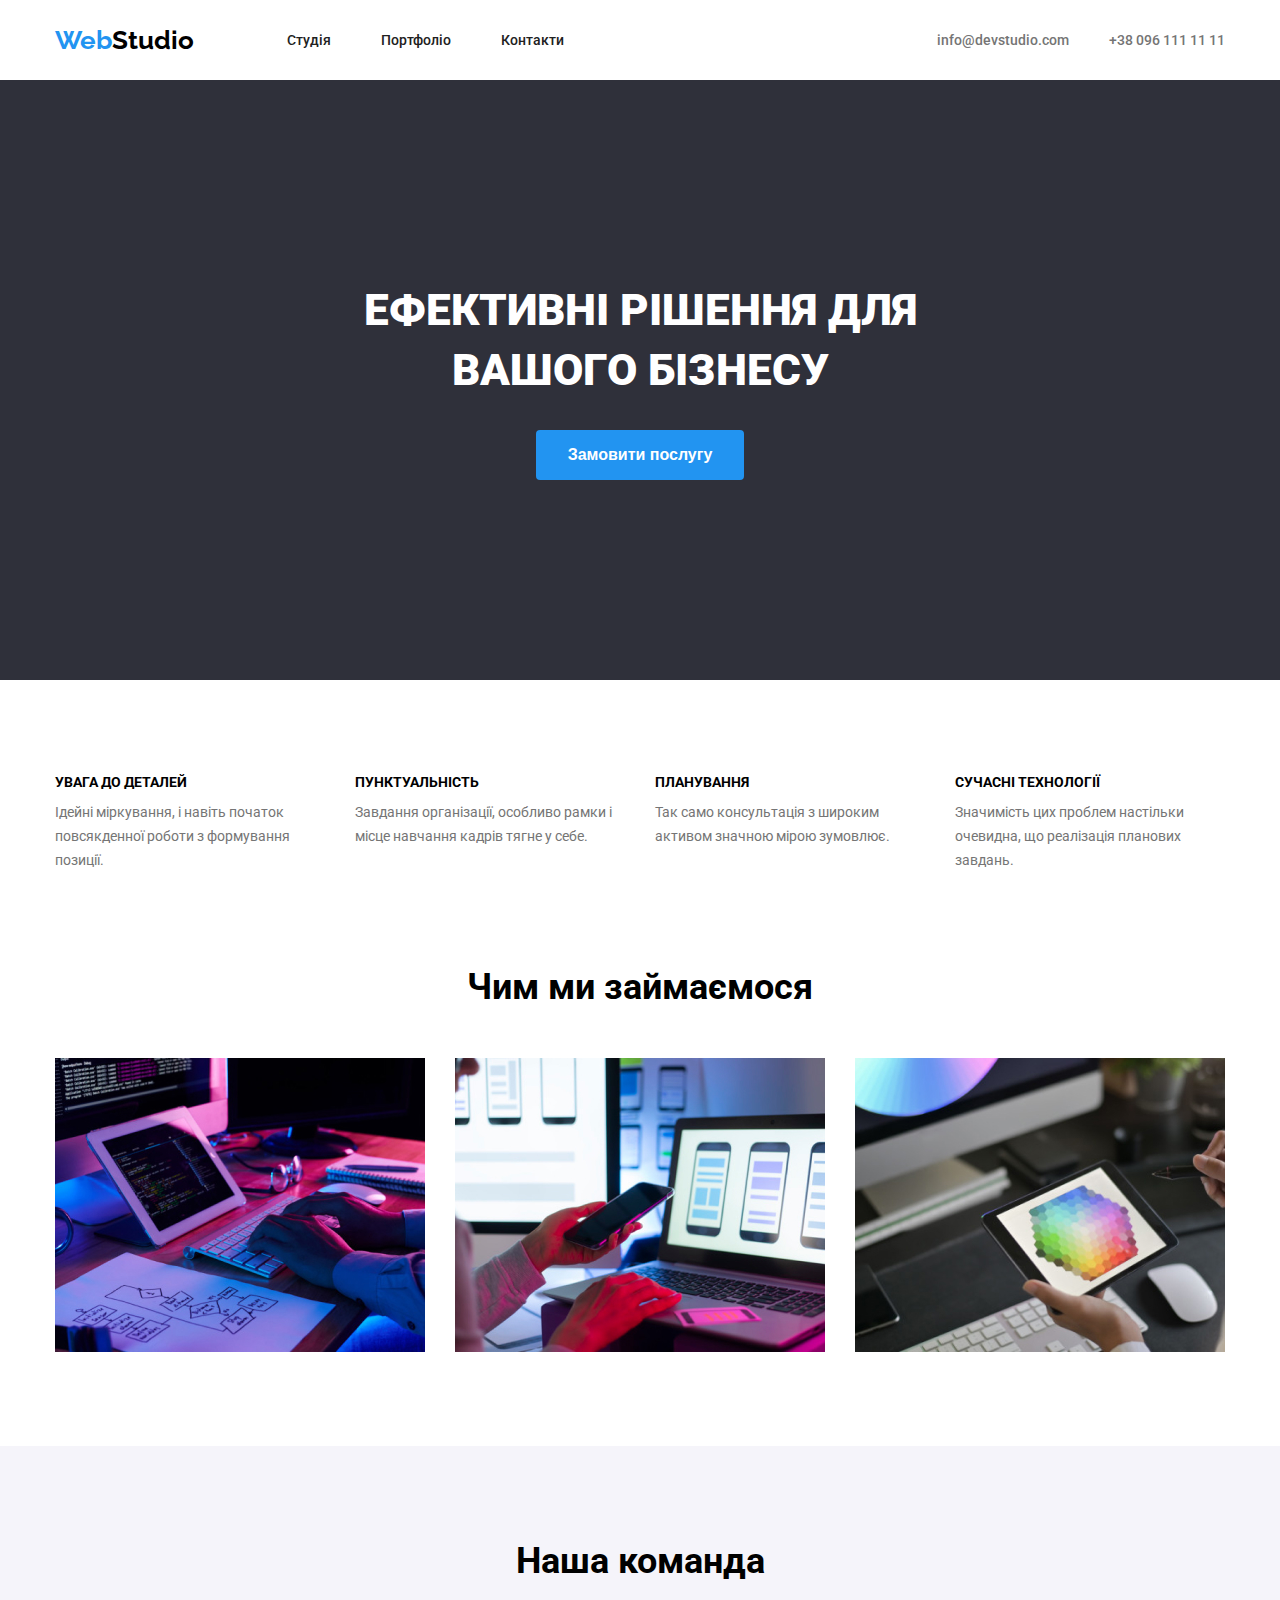
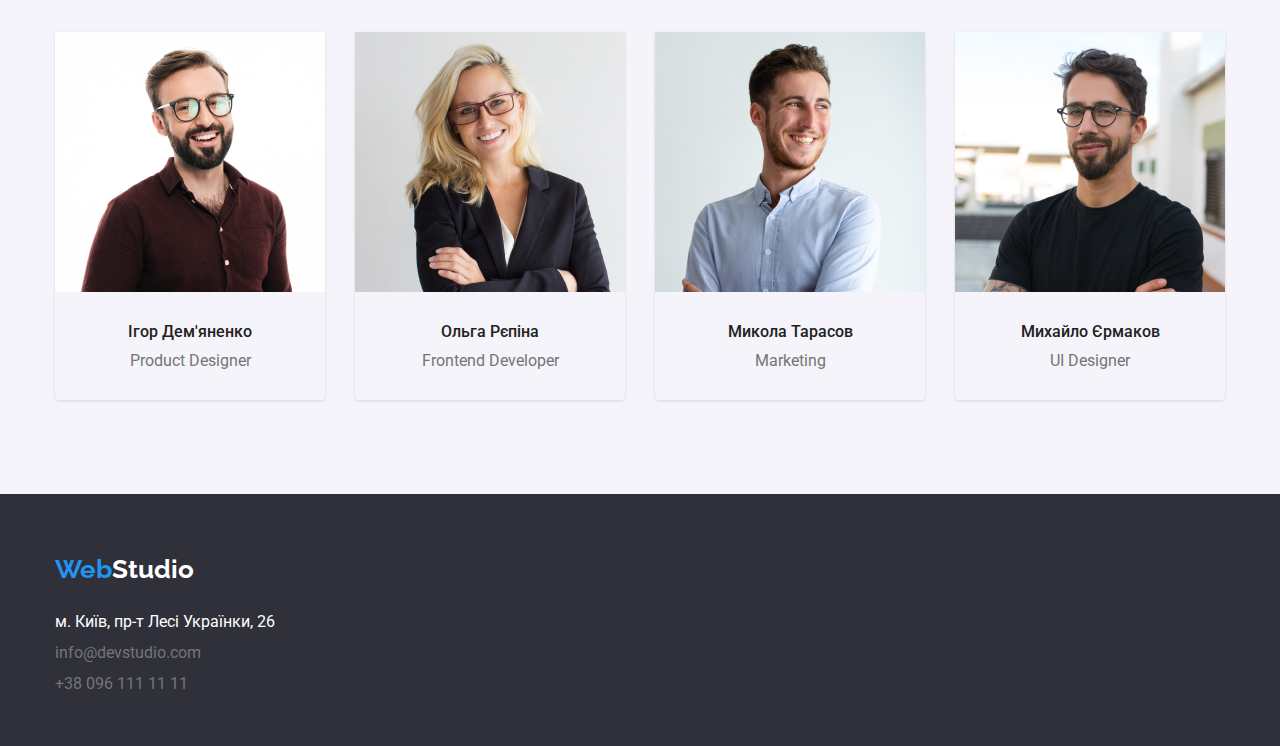
<file: HTML_Homework-3-develop/index.html>
<!DOCTYPE html>
<html lang="en">
  <head>
    <meta charset="UTF-8" />
    <meta
      name="viewport"
      content="width=device-width, initial-scale=1.0"
    />
    <title>Web studio</title>
    <link
      rel="stylesheet"
      href="./css/styles.css"
    />
    <link
      rel="preconnect"
      href="https://fonts.googleapis.com"
    />
    <link
      rel="preconnect"
      href="https://fonts.gstatic.com"
      crossorigin
    />
    <link
      href="https://fonts.googleapis.com/css2?family=Raleway:ital,wght@0,100..900;1,100..900&family=Roboto:ital,wght@0,100..900;1,100..900&display=swap"
      rel="stylesheet"
    />
  </head>

  <body class="body">
    <header class="header">
      <div class="container">
        <div class="header-content">
          <a
            class="logo logo-header"
            href="./index.html"
          >
            <span class="logo-blue">Web</span>Studio
          </a>

          <nav class="nav">
            <ul class="nav-list">
              <li class="nav-item">
                <a
                  class="nav-link"
                  href="./index.html"
               
                >
                  Студія
                </a>
              </li>
              <li class="nav-item">
                <a
                  class="nav-link"
                  href="./portfolio.html"
                  
                >
                  Портфоліо
                </a>
              </li>
              <li class="nav-item">
                <a
                  class="nav-link"
                  href="#contacts"
                >
                  Контакти
                </a>
              </li>
            </ul>
          </nav>

          <div class="contacts">
            <a
              class="contacts-link"
              href="mailto:info@devstudio.com"
            >
              info@devstudio.com
            </a>
            <a
              class="contacts-link"
              href="tel:+380961111111"
            >
              +38 096 111 11 11
            </a>
          </div>
        </div>
      </div>
    </header>

    <main class="main">
      <section class="section-hero">
        <h1 class="hero-title">Ефективні рішення для вашого бізнесу</h1>
        <button class="hero-button button">Замовити послугу</button>
      </section>

      <section class="section-features">
        <div class="container-features">
        <ul class="features-list">
          <li class="features-item feature">
            <h3 class="feature-title">УВАГА ДО ДЕТАЛЕЙ</h3>
            <p class="feature-paragraph">
              Ідейні міркування, і навіть початок повсякденної роботи з
              формування позиції.
            </p>
          </li>
          <li class="features-item feature">
            <h3 class="feature-title">ПУНКТУАЛЬНІСТЬ</h3>
            <p class="feature-paragraph">
              Завдання організації, особливо рамки і місце навчання кадрів тягне
              у себе.
            </p>
          </li>
          <li class="features-item feature">
            <h3 class="feature-title">ПЛАНУВАННЯ</h3>
            <p class="feature-paragraph">
              Так само консультація з широким активом значною мірою зумовлює.
            </p>
          </li>
          <li class="features-item feature">
            <h3 class="feature-title">СУЧАСНІ ТЕХНОЛОГІЇ</h3>
            <p class="feature-paragraph">
              Значимість цих проблем настільки очевидна, що реалізація планових
              завдань.
            </p>
          </li>
        </ul>
      </div>
      </section>

      <section class="section-services">
        <div class="container-services"> 
        <h2 class="section-title">Чим ми займаємося</h2>

        <ul class="services-list">
          <li class="services-item service">
            <img
              class="service-photo"
              src="./images/services-1.jpg"
              alt="keyboard"
              width="370"
            />
          </li>
          <li class="services-item service">
            <img
              class="service-photo"
              src="./images/services-2.jpg"
              alt="phone"
              width="370"
            />
          </li>
          <li class="services-item service">
            <img
              class="service-photo"
              src="./images/services-3.jpg"
              alt="tablet"
              width="370"
            />
          </li>
        </ul>
      </div>
      </section>

      <section class="section-team">
        <div class="container-team">
        <h2 class="section-title">Наша команда</h2>

        <ul class="team-list">
          <li class="team-item person">
            <img
              class="person-photo"
              src="./images/team-1.jpg"
              alt="man1"
              width="270"
            />
            <div class="container-person">
            <h3 class="person-name">Ігор Дем'яненко</h3>
            <p class="person-role">Product Designer</p>
          </div>
          </li>
          <li class="team-item person">
            <img
              class="person-photo"
              src="./images/team-2.jpg"
              alt="woman"
              width="270"
            />
            <div class="container-person">
            <h3 class="person-name">Ольга Рєпіна</h3>
            <p class="person-role">Frontend Developer</p>
          </div>
          </li>
          <li class="team-item person">
            <img
              class="person-photo"
              src="./images/team-3.jpg"
              alt="man2"
              width="270"
            />
            <div class="container-person">
            <h3 class="person-name">Микола Тарасов</h3>
            <p class="person-role">Marketing</p>
          </div>
          </li>
          <li class="team-item person">
            <img
              class="person-photo"
              src="./images/team-4.jpg"
              alt="man3"
              width="270"
            />
            <div class="container-person">
            <h3 class="person-name">Михайло Єрмаков</h3>
            <p class="person-role">UI Designer</p>
          </div>
          </li>
        </ul>
      </div>
      </section>
    </main>

    <footer class="footer">
      <div class="container-footer">
      <a
        class="logo logo-footer"
        href="./index.html"
      >
        <span class="logo-blue">Web</span>Studio
      </a>

      <address class="contacts contacts-footer">
        <ul class="contacts-list-footer">
          <li class="contacts-item">
            <a
              class="contact-link contact-link-white"
              href="https://maps.app.goo.gl/bBohn8ExhnBK9dGDA"
              target="_blank"
            >
              м. Київ, пр-т Лесі Українки, 26
            </a>
          </li>

          <li class="contact-footer">
            <a
              class="contact-link-footer"
              href="mailto:info@devstudio.com"
            >
              info@devstudio.com
            </a>
          </li>
          <li class="contact-footer">
            <a
              class="contact-link-footer"
              href="tel:+380961111111"
            >
              +38 096 111 11 11
            </a>
          </li>
        </ul>
      </address>
    </div>
    </footer>
  </body>
</html>
</file>
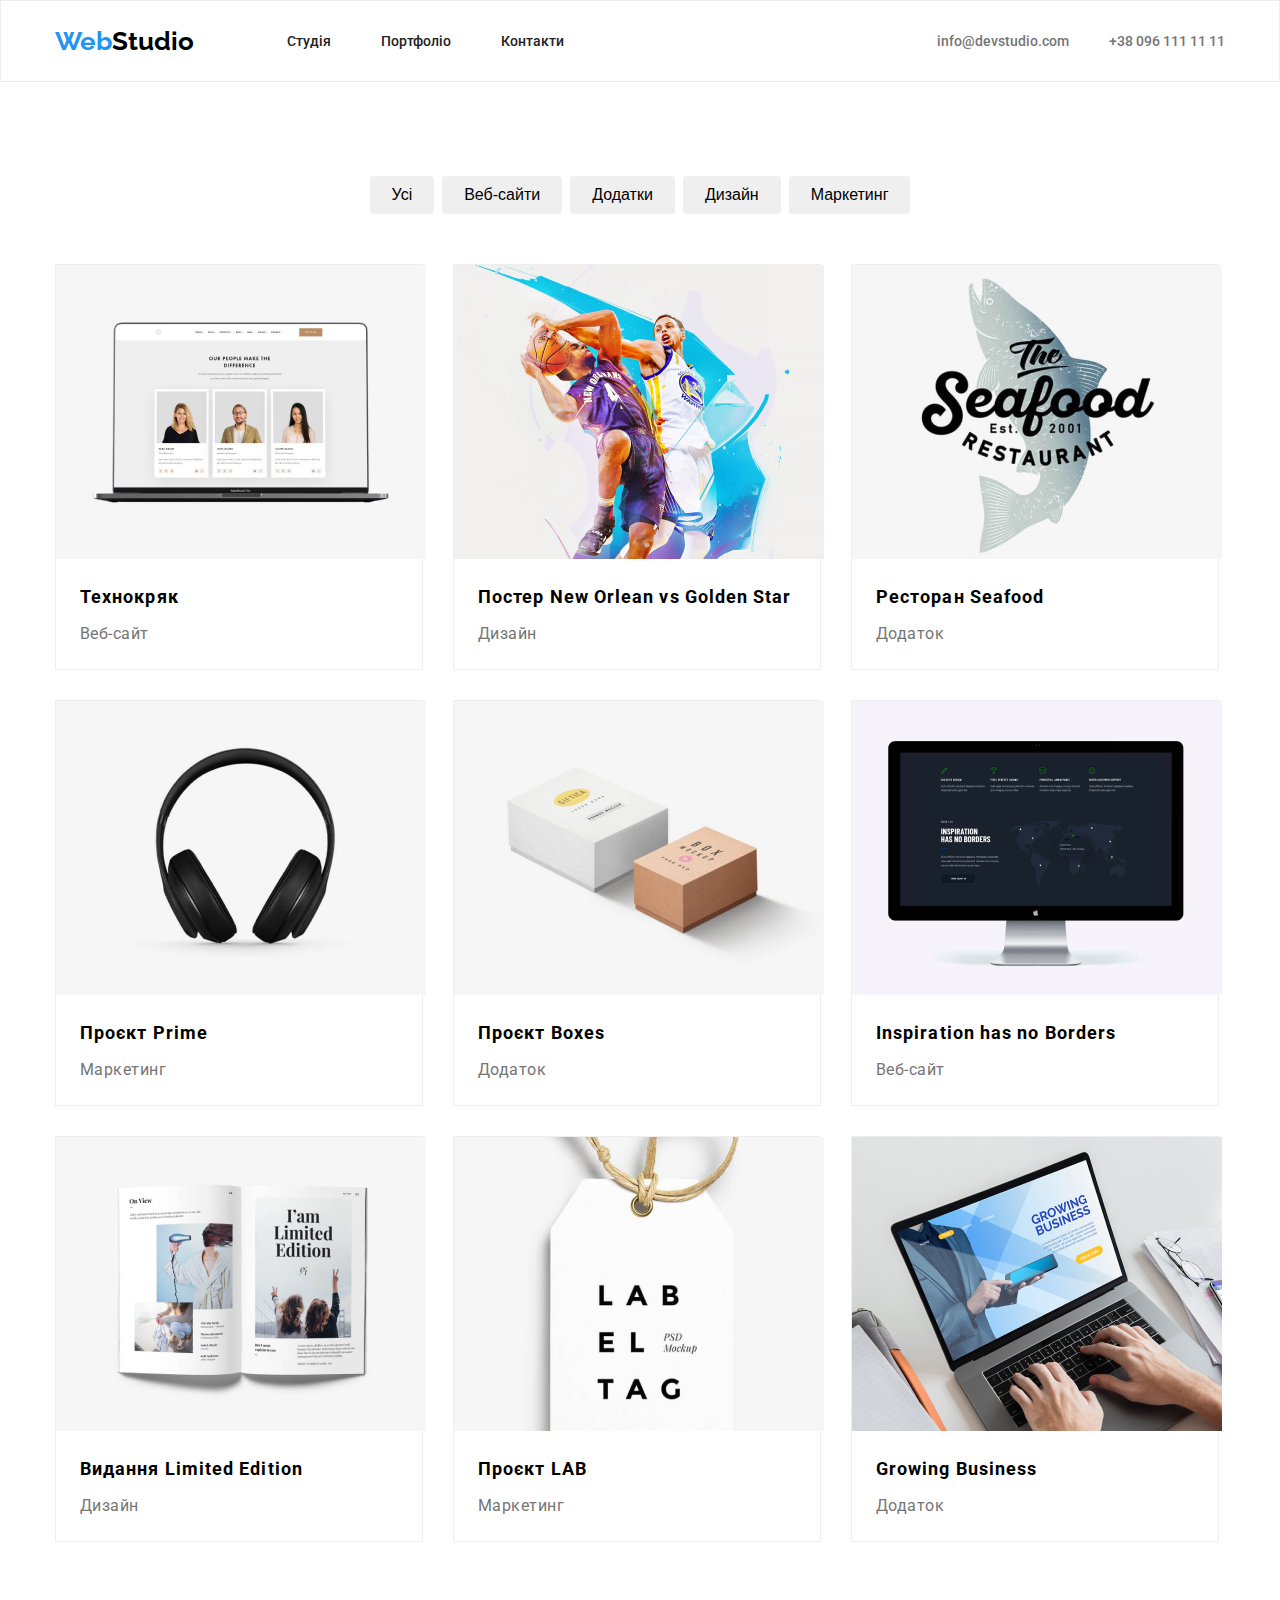
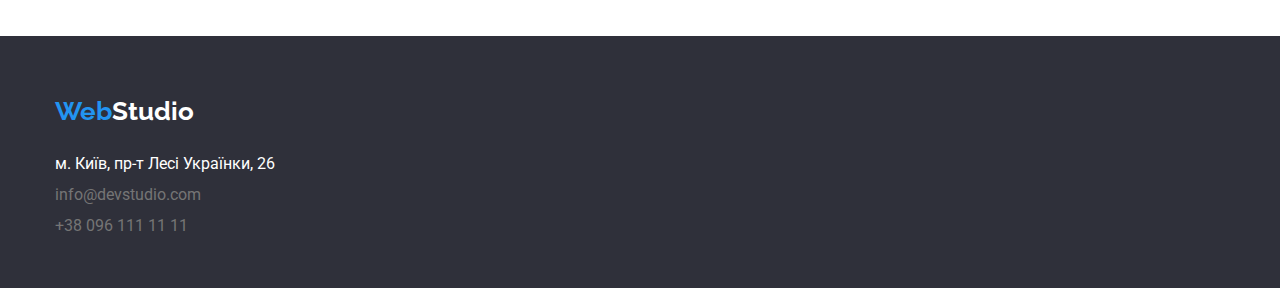
<file: HTML_Homework-3-develop/portfolio.html>
<!DOCTYPE html>
<html lang="en">
  <head>
    <meta charset="UTF-8" />
    <meta
      name="viewport"
      content="width=device-width, initial-scale=1.0"
    />
    <title>Portfolio</title>
    <link
      rel="stylesheet"
      href="./css/styles.css"
    />
    <link
      rel="preconnect"
      href="https://fonts.googleapis.com"
    />
    <link
      rel="preconnect"
      href="https://fonts.gstatic.com"
      crossorigin
    />
    <link
      href="https://fonts.googleapis.com/css2?family=Raleway:ital,wght@0,100..900;1,100..900&family=Roboto:ital,wght@0,100..900;1,100..900&display=swap"
      rel="stylesheet"
    />
  </head>

  <body class="body">
    <header class="header-portfolio">
      <div class="container">
        <div class="header-content">
          <a
            class="logo logo-header"
            href="./index.html"
          >
            <span class="logo-blue">Web</span>Studio
          </a>

          <nav class="nav">
            <ul class="nav-list">
              <li class="nav-item">
                <a
                  class="nav-link"
                  href="./index.html"                  
                >
                  Студія
                </a>
              </li>
              <li class="nav-item">
                <a
                  class="nav-link"
                  href="./portfolio.html"                  
                >
                  Портфоліо
                </a>
              </li>
              <li class="nav-item">
                <a
                  class="nav-link"
                  href="#contacts"
                >
                  Контакти
                </a>
              </li>
            </ul>
          </nav>

          <div class="contacts">
            <a
              class="contacts-link"
              href="mailto:info@devstudio.com"
            >
              info@devstudio.com
            </a>
            <a
              class="contacts-link"
              href="tel:+380961111111"
            >
              +38 096 111 11 11
            </a>
          </div>
        </div>
      </div>
    </header>

    <main class="main">
      <div  class="container-portfolio">
      <div class="section-buttons">
        <ul class="buttons-list">
          <li class="buttons-item button">
            <button
              class="buttons-button"
              type="button"
            >
              Усі
            </button>
          </li>
          <li class="buttons-item button">
            <button
              class="buttons-button"
              type="button"
            >
              Веб-сайти
            </button>
          </li>
          <li class="buttons-item button">
            <button
              class="buttons-button"
              type="button"
            >
              Додатки
            </button>
          </li>
          <li class="buttons-item button">
            <button
              class="buttons-button"
              type="button"
            >
              Дизайн
            </button>
          </li>
          <li class="buttons-item button">
            <button
              class="buttons-button"
              type="button"
            >
              Маркетинг
            </button>
          </li>
        </ul>
      </div>

        <ul class="section-practice">
          <li class="practices-item">
            <img
              class="practices-photo"
              src="./images/projects-1.jpg"
              alt="макбук з фото трьох людей"
            />
            <h3 class="practices-name">Технокряк</h3>
            <p class="practices-role">Веб-сайт</p>
          </li>
          <li class="practices-item">
            <img
              class="practices-photo"
              src="./images/projects-2.jpg"
              alt="двоє людей грають в баскетбол"
            />
            <h3 class="practices-name">Постер New Orlean vs Golden Star</h3>
            <p class="practices-role">Дизайн</p>
          </li>
          <li class="practices-item">
            <img
              class="practices-photo"
              src="./images/projects-3.jpg"
              alt="лого ресторану"
            />
            <h3 class="practices-name">Ресторан Seafood</h3>
            <p class="practices-role">Додаток</p>
          </li>
          <li class="practices-item">
            <img
              class="practices-photo"
              src="./images/projects-4.jpg"
              alt="чорні навушники"
            />
            <h3 class="practices-name">Проєкт Prime</h3>
            <p class="practices-role">Маркетинг</p>
          </li>
          <li class="practices-item">
            <img
              class="practices-photo"
              src="./images/projects-5.jpg"
              alt="дві кооробки"
            />
            <h3 class="practices-name">Проєкт Boxes</h3>
            <p class="practices-role">Додаток</p>
          </li>
          <li class="practices-item">
            <img
              class="practices-photo"
              src="./images/projects-6.jpg"
              alt="монітор"
            />
            <h3 class="practices-name">Inspiration has no Borders</h3>
            <p class="practices-role">Веб-сайт</p>
          </li>
          <li class="practices-item">
            <img
              class="practices-photo"
              src="./images/projects-7.jpg"
              alt="відкрита книга"
            />
            <h3 class="practices-name">Видання Limited Edition</h3>
            <p class="practices-role">Дизайн</p>
          </li>
          <li class="practices-item">
            <img
              class="practices-photo"
              src="./images/projects-8.jpg"
              alt="тег прроекту лаб"
            />
            <h3 class="practices-name">Проєкт LAB</h3>
            <p class="practices-role">Маркетинг</p>
          </li>
          <li class="practices-item">
            <img
              class="practices-photo"
              src="./images/projects-9.jpg"
              alt="робота за ноутбуком"
            />
            <h3 class="practices-name">Growing Business</h3>
            <p class="practices-role">Додаток</p>
          </li>
        </ul>
      </div>
    </main>

    <footer class="footer">
      <div class="container-footer">
      <a
        class="logo logo-footer"
        href="./index.html"
      >
        <span class="logo-blue">Web</span>Studio
      </a>

      <address class="contacts contacts-footer">
        <ul class="contacts-list-footer">
          <li class="contacts-item">
            <a
              class="contact-link contact-link-white"
              href="https://maps.app.goo.gl/bBohn8ExhnBK9dGDA"
              target="_blank"
            >
              м. Київ, пр-т Лесі Українки, 26
            </a>
          </li>

          <li class="contact-footer">
            <a
              class="contact-link-footer"
              href="mailto:info@devstudio.com"
            >
              info@devstudio.com
            </a>
          </li>
          <li class="contact-footer">
            <a
              class="contact-link-footer"
              href="tel:+380961111111"
            >
              +38 096 111 11 11
            </a>
          </li>
        </ul>
      </address>
    </div>
    </footer>
  </body>
</html>
</file>
<file: HTML_Homework-3-develop/css/styles.css>
html {
  scroll-behavior: smooth;
  font-family: "Roboto", sans-serif;
}

* {
  margin: 0;
  padding: 0;

}

img {
  display: block;
}

body,
ul,
ol,
p,
h1,
h2,
h3 {
  margin: 0;
  padding: 0;

  list-style: none;
}

section {
  padding: 94px 0;
}

.feature,
.service,
.person {
  list-style: none;
}

a {
  text-decoration: none;
  color: inherit;
}

address {
  font-style: normal;
}

.container {
  margin: 0 auto;
  width: 1170px;
}
.section {
  padding: 94px, 0;
}
/* #region HEADER */
.header {
  border-color: #000;
}
.header-portfolio {
  border: 1px solid #ececec;
}

.header-content {
  display: flex;
  justify-content: space-between;

  height: 80px;
}
/* #endregion */

/* #region LOGO */

.logo {
  display: flex;
  align-items: center;
  margin-right: 93px;
  font-family: "Raleway";
  font-size: 26px;
  font-weight: 700;
  text-decoration: none;
}

.logo-header {
  color: #000;
}

.logo-footer {
  color: #fff;
}

.logo-blue {
  color: #2294f1;
}

.logo-black {
  color: #000;
}

.logo-white {
  color: #fff;
}


/* #endregion */

/* #region NAV */

.nav {
  display: flex;
}
.nav-list {
  display: flex;
  gap: 50px;
}

.nav-item {
  display: flex;
}

.nav-link {
  display: flex;
  align-items: center;
  font-size: 14px;
  font-weight: 500;

  color: #212121;
  transition: color 250ms;
}

.nav-link:hover {
  color: #2294f1;
}
/* #endregion*/

/* #region CONTACTS */

.contacts {
  display: flex;
  align-items: center;
  margin-left: auto;
  color: #757575;
  gap: 40px;
}



.contacts-link {
  display: flex;
  align-items: center;
  font-size: 14px;
  font-weight: 500;
  height: 80px;
  transition: color 250ms;
}

.contacts-link:hover,
.contact-link:hover,
.contact-link-footer:hover {
  color: #2294f1;
}

.contact-link-white {
  color: #fff;
}



/* #endregion  */

/* #region HERO */

.section-hero {
  padding: 200px 0;
  background-color: #2f303a;
  text-align: center;
  width: auto;
}

.hero-title {
  margin: 0 auto 30px;
  width: 696px;
  color: #ffffff;
  font-size: 44px;
  text-align: center;
  text-transform: uppercase;
  font-weight: 900;
  line-height: 60px;
}

.hero-button {
  padding: 10px 32px;
  text-align: center;
  font-size: 16px;
  font-weight: 700;
  line-height: 30px;
  color: #ffffff;
  background-color: #2294f1;
  border: none;
  border-radius: 4px;
  text-align: center;
  cursor: pointer;
}

/* #endregion */

/* #region BUTTON */

.buttons-button {
  cursor: pointer;
  padding: 6px 22px;

  text-align: center;
  font-size: 16px;
  font-weight: 500;
  line-height: 26px;

  border: none;
  border-radius: 4px;
}

.buttons-button:focus,
.buttons-button:hover {
  color: #ffffff;
  background-color: #2294f1;
}

.buttons-list {
  padding-top: 94px;
  padding-bottom: 50px;
  display: flex;
  gap: 8px;
  justify-content: center;
  list-style: none;
}
/* #endregion */

/* #region FEATURES */
.container-features {
  margin: 0 auto;
  width: 1170px;
}
.section-features {
  padding-bottom: 0;
}
.features-item {
  width: 270px;
}

.features-list {
  display: flex;
  gap: 30px;
  justify-content: center;
  list-style: none;
}

.feature-title {
  margin: 0 0 10px;
  display: flex;
  font-size: 14px;
  font-weight: 700;
  letter-spacing: 3%;
  text-transform: uppercase;
}

.feature-paragraph {
  font-size: 14px;
  line-height: 24px;
  letter-spacing: 3%;
  color: #757575;
}

/* #endregion */

/* #region SERVICES */

.container-services {
  margin: 0 auto;
  width: 1170px;
}
.section-title {
  margin-bottom: 50px;
  text-align: center;
  font-size: 36px;
  font-weight: 700;
}

.services-list {
  display: flex;
  justify-content: center;
  gap: 30px;
  list-style: none;
}

/* #endregion */

/* #region TEAM */


.section-team {
  background-color: #f5f4fa;
}

.team-list {
  display: flex;
  justify-content: center;
  gap: 30px;
}

.container-person {
  padding: 30px 0;

}
.team-item {
  margin: 0;
  border-bottom-left-radius: 4px;
  border-bottom-right-radius: 4px;

  box-shadow: 0px 2px 1px 0px #00000033;

  box-shadow: 0px 1px 1px 0px #00000024;

  box-shadow: 0px 1px 3px 0px #0000001f;
}

.person-name {
  margin-bottom: 10px;
  text-align: center;
  color: #212121;
  font-size: 16px;
  font-weight: 500;
  letter-spacing: 3%;
}

.person-role {
  color: #757575;
  text-align: center;
  font-size: 16px;
  letter-spacing: 3%;
}

/* #endregion */

/* #region PORTFOLIO */

.container-portfolio {
  margin: 0 auto;
  width: 1170px;
}
.div-practice {
  margin: 0 auto;
  width: 1170px;
 }
 
 .section-practice {
   display: flex;
   flex-wrap: wrap;
   gap: 30px;
   padding-bottom: 94px;
 
 }
 
 .practices-item {
   border: 1px solid #eeeeee;
   width: 368px;
   box-sizing: border-box;
 }
 
 .practices-name {
   padding-top: 20px;
   padding-left: 24px;
   padding-bottom: 4px;
   font-size: 18px;
    font-weight: 700;
    line-height: 36px;
    letter-spacing: 1.08px;
 
 }
 .practices-role {
   padding-left: 24px;
   padding-bottom: 20px;
   font-size: 16px;
   line-height: 30px;
   letter-spacing: 0.48px;
   color: #757575;
 }

/* #endregion */


/* #region FOOTER */

.footer {
  background-color: #2f303a;
  height: 252px;
}

.container-footer {
  margin: 0 auto;
  width: 1170px;;
}

.logo-footer {
  padding-top: 60px;
  padding-bottom: 28px;
}

.contacts-footer {
  display: flex;
  color: #ffffff99;

}
.contact-footer {
  margin: 12px 0;
}

.contact-link-footer {
  color: #fff;
  flex-direction: column;
  list-style: none;
  color: #757575;
}

/* #endregion */
</file>
